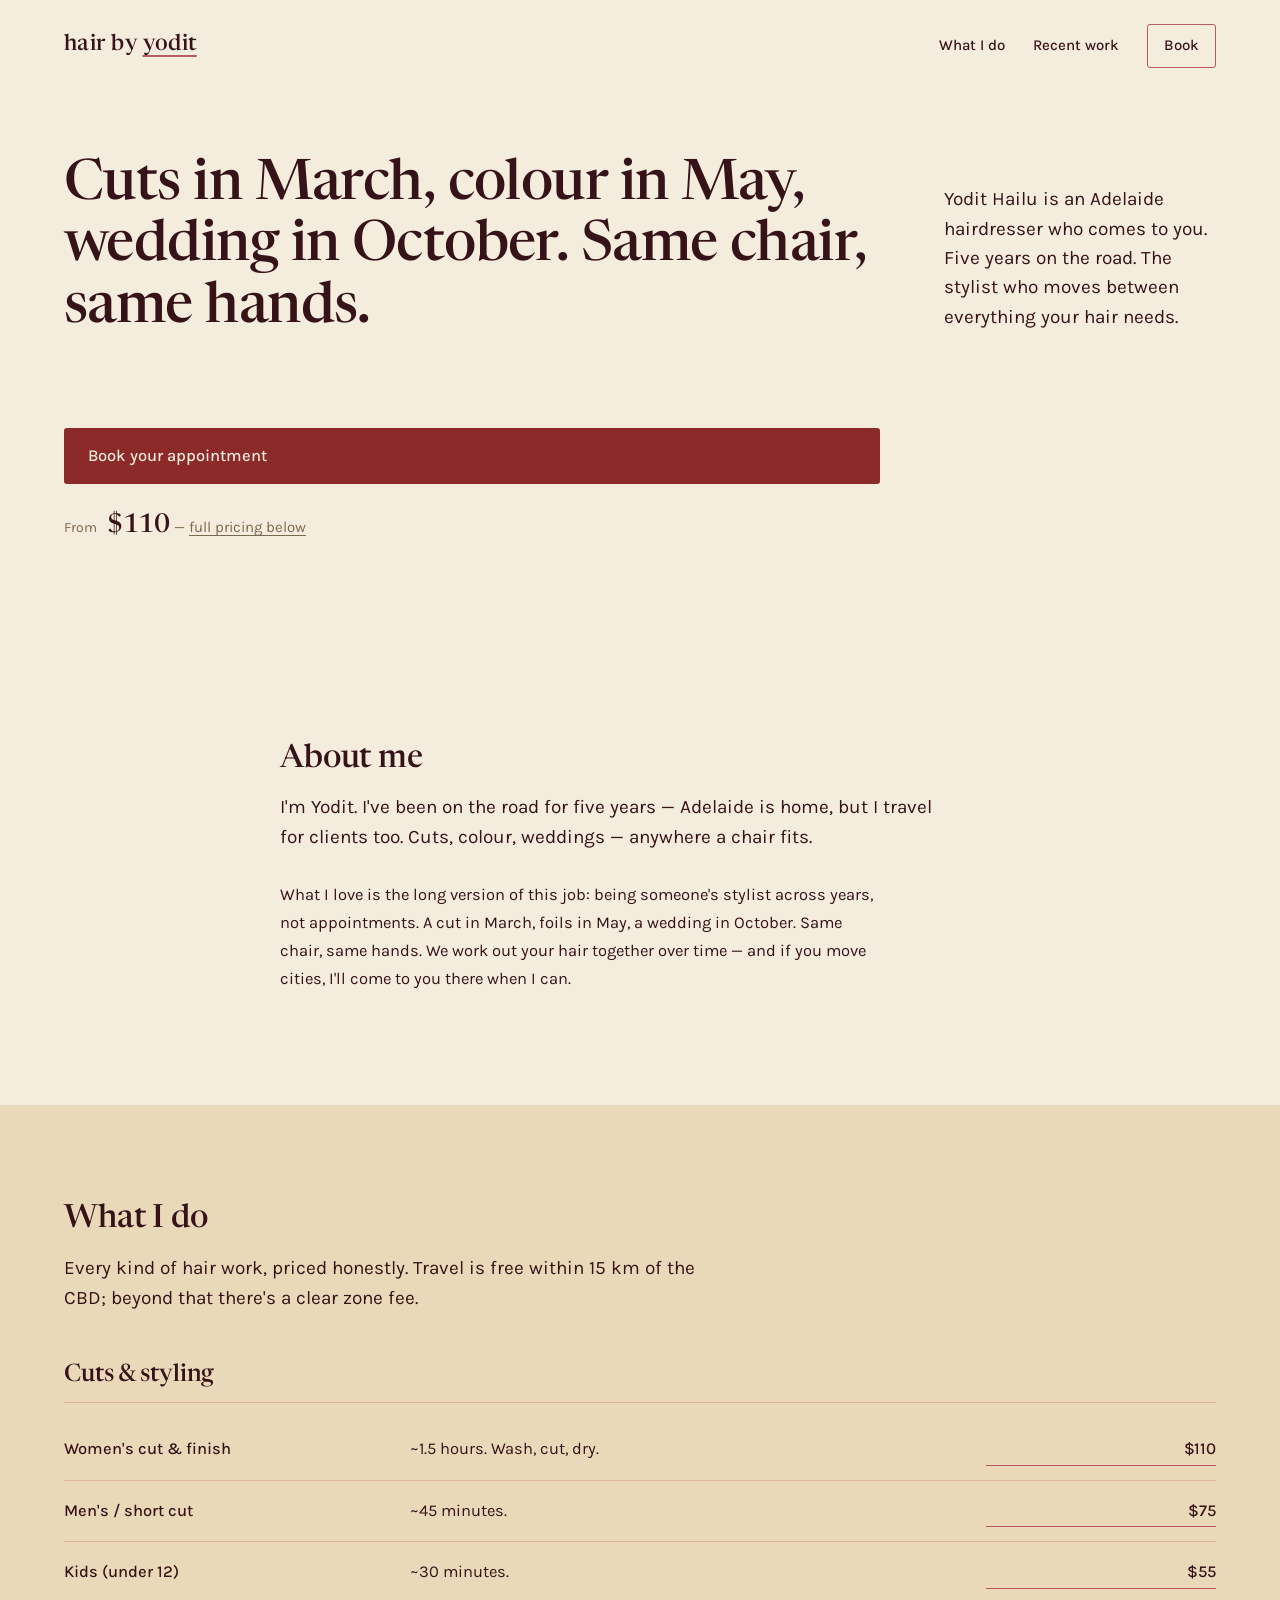
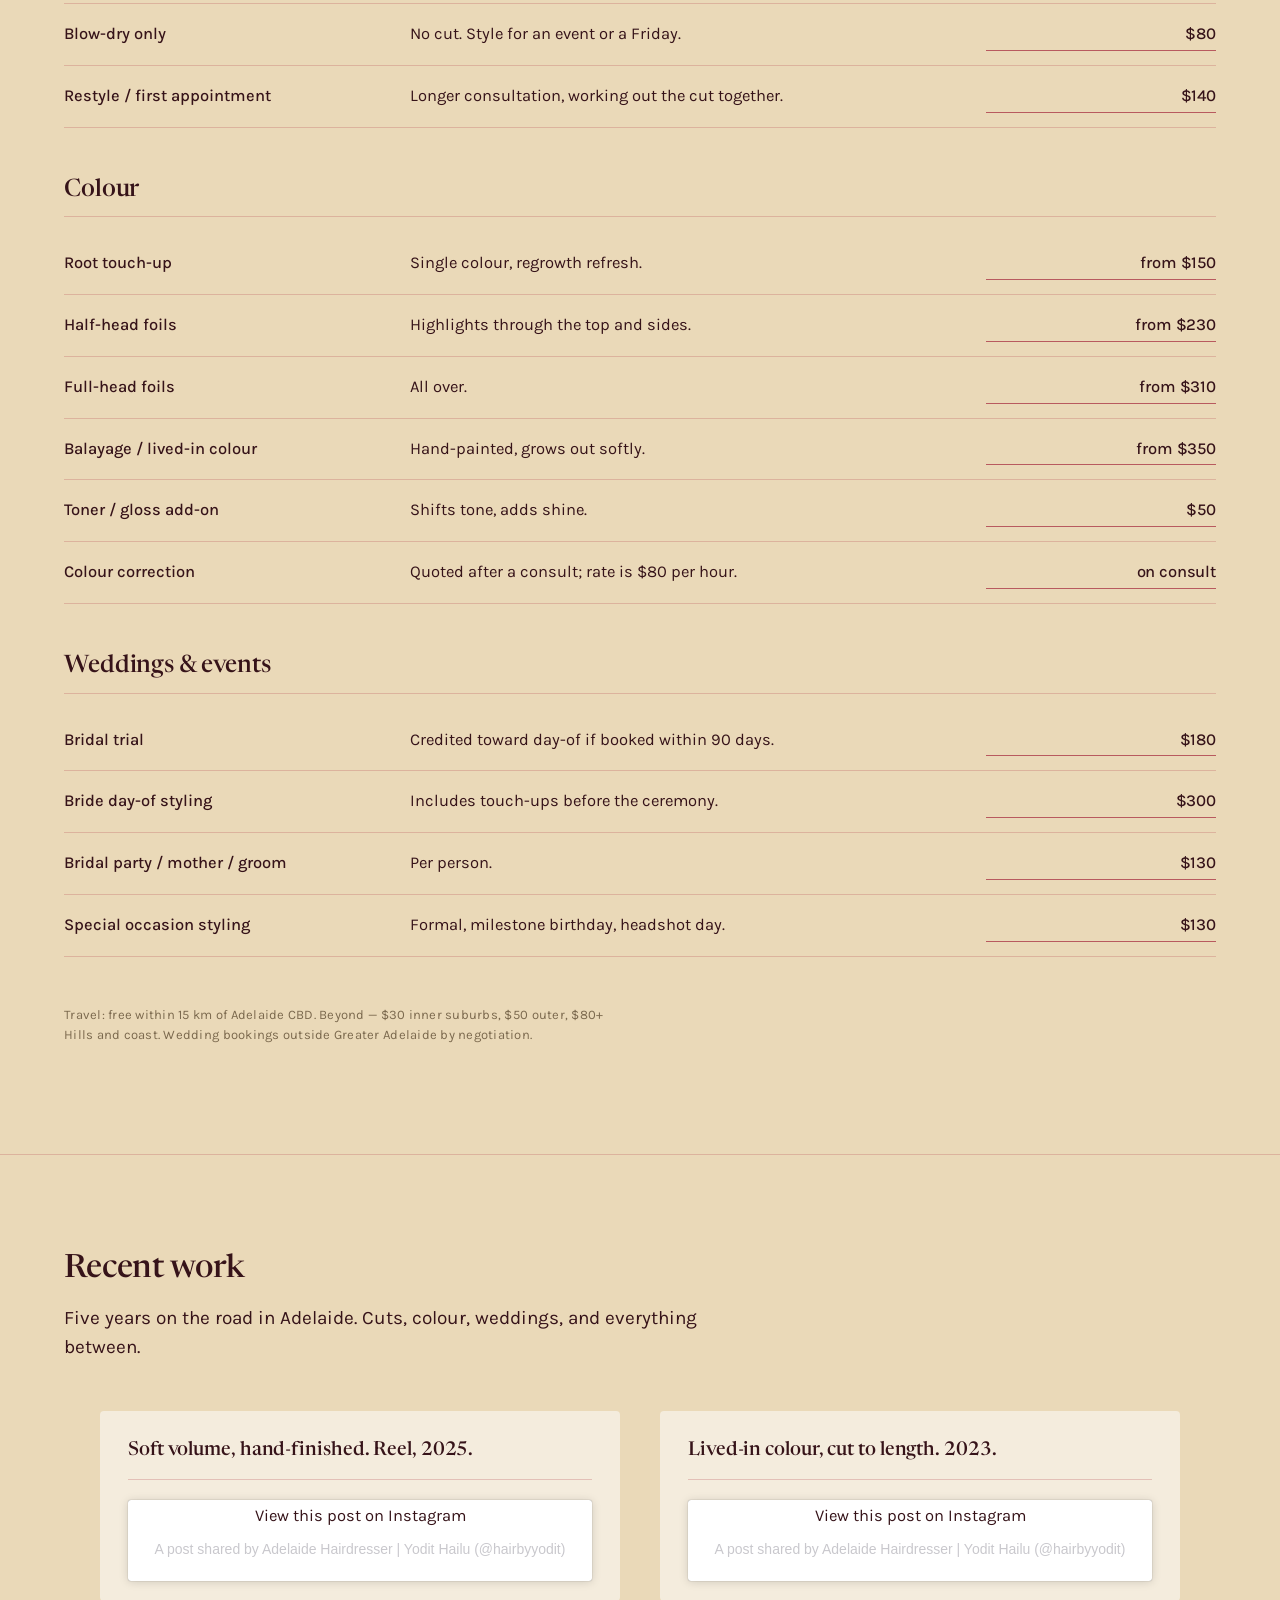
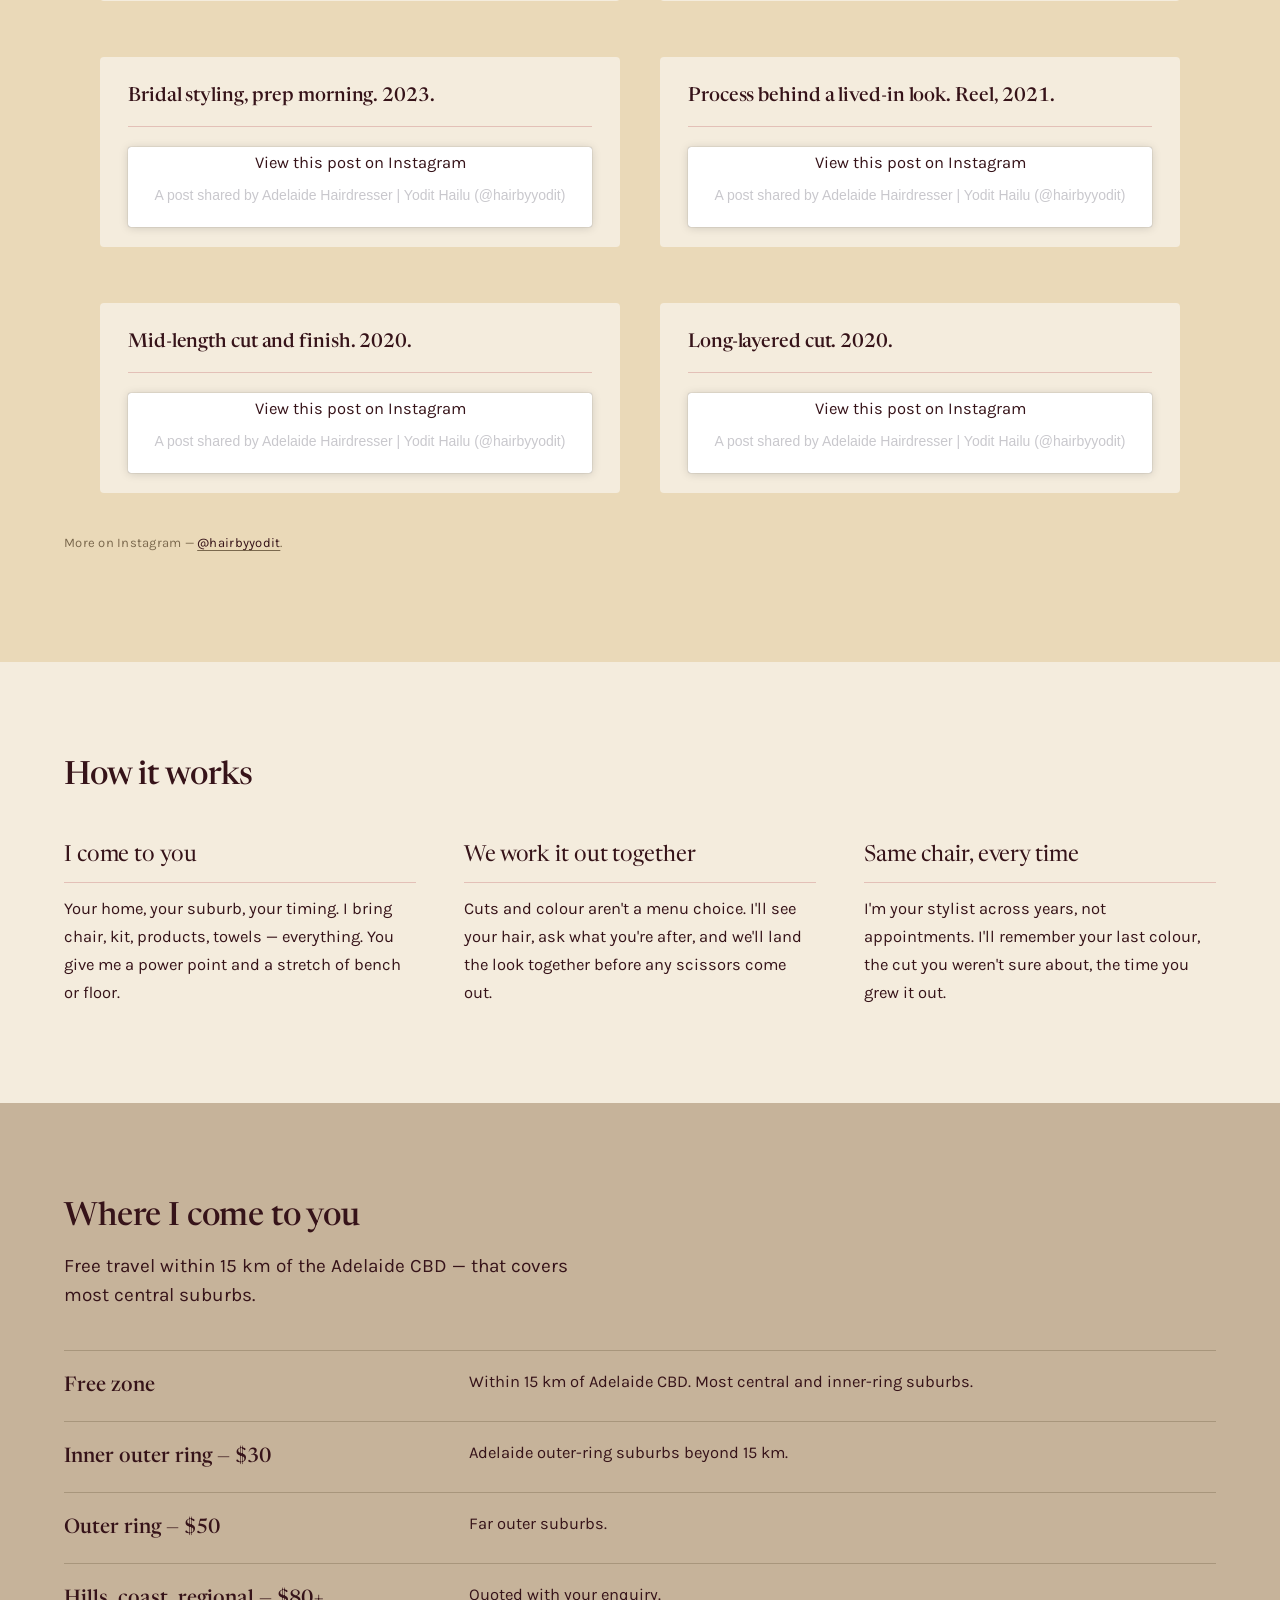
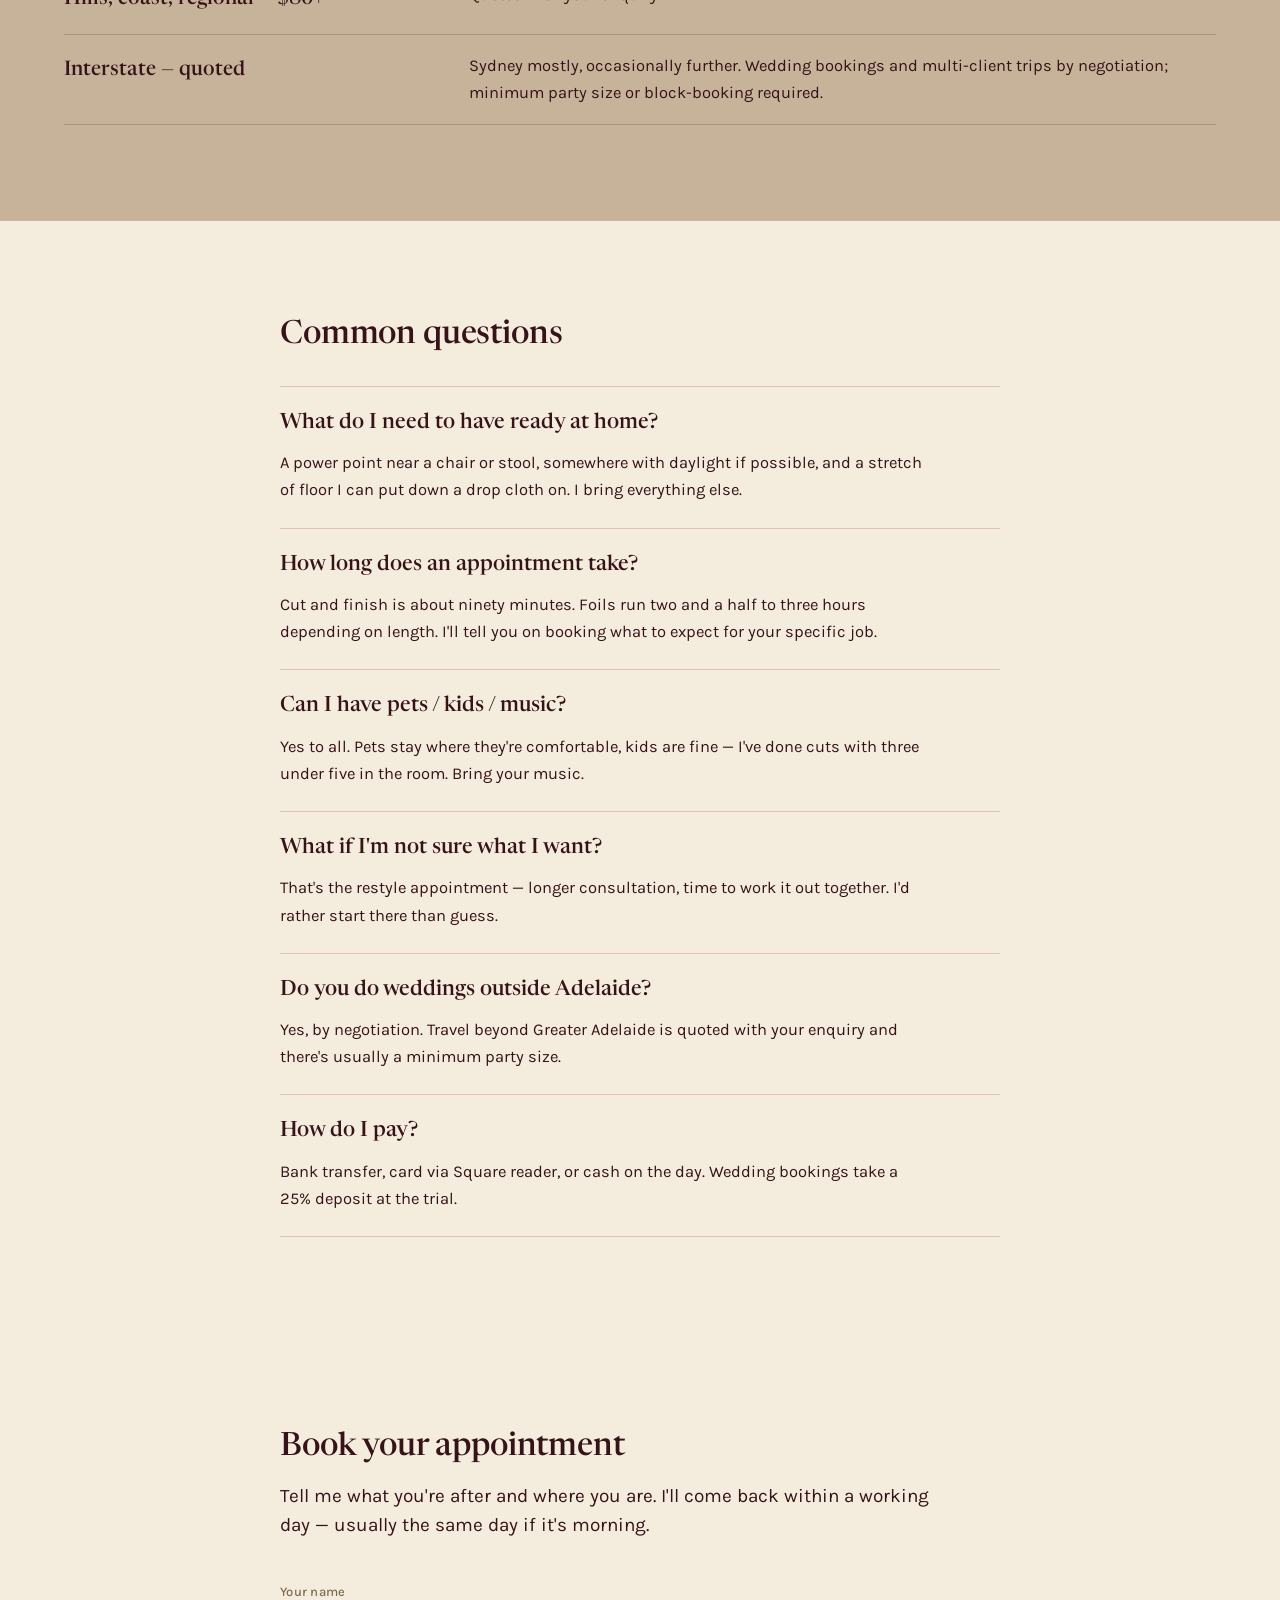
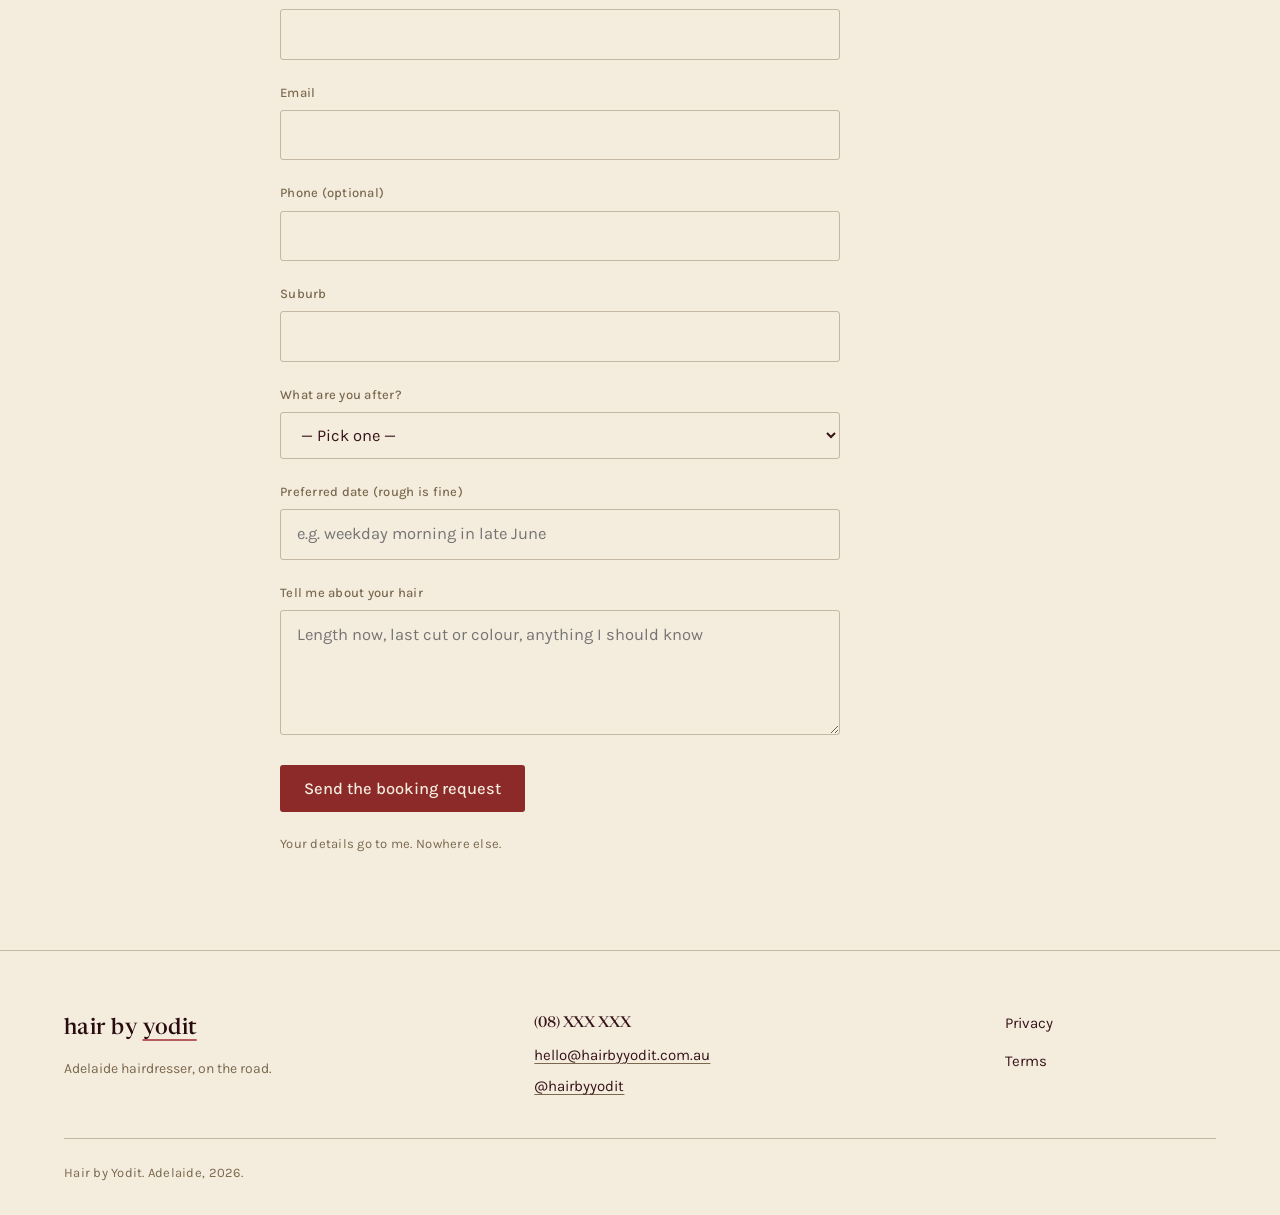
<file: index.html>
<!DOCTYPE html>
<html lang="en">
<head>
  <meta charset="UTF-8">
  <meta name="viewport" content="width=device-width, initial-scale=1.0">
  <title>Hair by Yodit — Mobile hairdresser Adelaide. Cuts, colour, weddings.</title>
  <meta name="description" content="Yodit Hailu is an Adelaide hairdresser who comes to you. Cuts, colour, blow-dries, and weddings — five years on the road. The stylist who moves between everything your hair needs.">
  <meta property="og:title" content="Hair by Yodit — Adelaide mobile hairdresser">
  <meta property="og:description" content="Cuts in March, colour in May, wedding in October. Same chair, same hands. Yodit Hailu comes to you in Adelaide.">
  <meta property="og:type" content="website">
  <meta property="og:url" content="https://hairbyyodit.com.au/">
  <meta property="og:image" content="https://hairbyyodit.com.au/og-image.jpg">
  <link rel="icon" type="image/svg+xml" href="assets/logo-mark.svg">
  <link rel="apple-touch-icon" href="assets/logo-mark.svg">
  <link rel="preconnect" href="https://fonts.googleapis.com">
  <link rel="preconnect" href="https://fonts.gstatic.com" crossorigin>
  <link href="https://fonts.googleapis.com/css2?family=Newsreader:opsz,wght@6..72,400;6..72,500&family=Karla:wght@400;500&display=swap" rel="stylesheet">
  <link rel="stylesheet" href="styles.css">
</head>
<body>
  <a class="skip-link" href="#main">Skip to content</a>

  <header class="site-header">
    <a href="/" class="site-wordmark" aria-label="Hair by Yodit home">hair by <span class="brand-name">yodit</span></a>
    <nav class="site-nav" aria-label="Primary">
      <a href="#services">What I do</a>
      <a href="#work">Recent work</a>
      <a href="#book" class="nav-cta">Book</a>
    </nav>
  </header>

  <main id="main">

    <section class="hero" aria-labelledby="hero-heading">
      <div class="hero-content">
        <h1 id="hero-heading">Cuts in March, colour in May, wedding in October. Same chair, same hands.</h1>
        <p class="lead">Yodit Hailu is an Adelaide hairdresser who comes to you. Five years on the road. The stylist who moves between everything your hair needs.</p>
        <div class="hero-actions">
          <a href="#book" class="cta-primary">Book your appointment</a>
          <p class="hero-anchor"><span class="anchor-label">From</span> <span class="anchor-price">$110</span> — <a href="#services" class="anchor-link">full pricing below</a></p>
        </div>
      </div>
    </section>

    <section class="about" aria-labelledby="about-heading">
      <div class="about-content">
        <h2 id="about-heading">About me</h2>
        <p class="lead">I'm Yodit. I've been on the road for five years — Adelaide is home, but I travel for clients too. Cuts, colour, weddings — anywhere a chair fits.</p>
        <p>What I love is the long version of this job: being someone's stylist across years, not appointments. A cut in March, foils in May, a wedding in October. Same chair, same hands. We work out your hair together over time — and if you move cities, I'll come to you there when I can.</p>
      </div>
    </section>

    <section class="services" id="services" aria-labelledby="services-heading">
      <div class="services-inner">
        <h2 id="services-heading">What I do</h2>
        <p class="lead">Every kind of hair work, priced honestly. Travel is free within 15 km of the CBD; beyond that there's a clear zone fee.</p>

        <div class="services-group">
          <h3>Cuts &amp; styling</h3>
          <table class="services-table" aria-label="Cuts and styling prices">
            <tbody>
              <tr><td class="srv-name">Women's cut &amp; finish</td><td class="srv-desc">~1.5 hours. Wash, cut, dry.</td><td class="srv-price">$110</td></tr>
              <tr><td class="srv-name">Men's / short cut</td><td class="srv-desc">~45 minutes.</td><td class="srv-price">$75</td></tr>
              <tr><td class="srv-name">Kids (under 12)</td><td class="srv-desc">~30 minutes.</td><td class="srv-price">$55</td></tr>
              <tr><td class="srv-name">Blow-dry only</td><td class="srv-desc">No cut. Style for an event or a Friday.</td><td class="srv-price">$80</td></tr>
              <tr><td class="srv-name">Restyle / first appointment</td><td class="srv-desc">Longer consultation, working out the cut together.</td><td class="srv-price">$140</td></tr>
            </tbody>
          </table>
        </div>

        <div class="services-group">
          <h3>Colour</h3>
          <table class="services-table" aria-label="Colour prices">
            <tbody>
              <tr><td class="srv-name">Root touch-up</td><td class="srv-desc">Single colour, regrowth refresh.</td><td class="srv-price">from $150</td></tr>
              <tr><td class="srv-name">Half-head foils</td><td class="srv-desc">Highlights through the top and sides.</td><td class="srv-price">from $230</td></tr>
              <tr><td class="srv-name">Full-head foils</td><td class="srv-desc">All over.</td><td class="srv-price">from $310</td></tr>
              <tr><td class="srv-name">Balayage / lived-in colour</td><td class="srv-desc">Hand-painted, grows out softly.</td><td class="srv-price">from $350</td></tr>
              <tr><td class="srv-name">Toner / gloss add-on</td><td class="srv-desc">Shifts tone, adds shine.</td><td class="srv-price">$50</td></tr>
              <tr><td class="srv-name">Colour correction</td><td class="srv-desc">Quoted after a consult; rate is $80 per hour.</td><td class="srv-price">on consult</td></tr>
            </tbody>
          </table>
        </div>

        <div class="services-group">
          <h3>Weddings &amp; events</h3>
          <table class="services-table" aria-label="Wedding and event styling prices">
            <tbody>
              <tr><td class="srv-name">Bridal trial</td><td class="srv-desc">Credited toward day-of if booked within 90 days.</td><td class="srv-price">$180</td></tr>
              <tr><td class="srv-name">Bride day-of styling</td><td class="srv-desc">Includes touch-ups before the ceremony.</td><td class="srv-price">$300</td></tr>
              <tr><td class="srv-name">Bridal party / mother / groom</td><td class="srv-desc">Per person.</td><td class="srv-price">$130</td></tr>
              <tr><td class="srv-name">Special occasion styling</td><td class="srv-desc">Formal, milestone birthday, headshot day.</td><td class="srv-price">$130</td></tr>
            </tbody>
          </table>
        </div>

        <p class="services-note">Travel: free within 15 km of Adelaide CBD. Beyond — $30 inner suburbs, $50 outer, $80+ Hills and coast. Wedding bookings outside Greater Adelaide by negotiation.</p>
      </div>
    </section>

    <section class="work" id="work" aria-labelledby="work-heading">
      <div class="work-inner">
        <h2 id="work-heading">Recent work</h2>
        <p class="lead">Five years on the road in Adelaide. Cuts, colour, weddings, and everything between.</p>

        <div class="embed-grid">
          <figure class="embed embed-instagram">
            <figcaption>Soft volume, hand-finished. Reel, 2025.</figcaption>
            <blockquote class="instagram-media" data-instgrm-captioned data-instgrm-permalink="https://www.instagram.com/reel/DPJH5HUkch4/?utm_source=ig_embed&amp;utm_campaign=loading" data-instgrm-version="14" style=" background:#FFF; border:0; border-radius:3px; box-shadow:0 0 1px 0 rgba(0,0,0,0.5),0 1px 10px 0 rgba(0,0,0,0.15); margin: 1px; max-width:540px; min-width:326px; padding:0; width:99.375%; width:-webkit-calc(100% - 2px); width:calc(100% - 2px);"><div style="padding:16px;"><a href="https://www.instagram.com/reel/DPJH5HUkch4/?utm_source=ig_embed&amp;utm_campaign=loading" style=" background:#FFFFFF; line-height:0; padding:0 0; text-align:center; text-decoration:none; width:100%;" target="_blank"><p>View this post on Instagram</p></a><p style=" color:#c9c8cd; font-family:Arial,sans-serif; font-size:14px; line-height:17px; margin-bottom:0; margin-top:8px; overflow:hidden; padding:8px 0 7px; text-align:center; text-overflow:ellipsis; white-space:nowrap;"><a href="https://www.instagram.com/reel/DPJH5HUkch4/?utm_source=ig_embed&amp;utm_campaign=loading" style=" color:#c9c8cd; font-family:Arial,sans-serif; font-size:14px; font-style:normal; font-weight:normal; line-height:17px; text-decoration:none;" target="_blank">A post shared by Adelaide Hairdresser | Yodit Hailu (@hairbyyodit)</a></p></div></blockquote>
          </figure>

          <figure class="embed embed-instagram">
            <figcaption>Lived-in colour, cut to length. 2023.</figcaption>
            <blockquote class="instagram-media" data-instgrm-captioned data-instgrm-permalink="https://www.instagram.com/p/CrLC0Ikyrs7/?utm_source=ig_embed&amp;utm_campaign=loading" data-instgrm-version="14" style=" background:#FFF; border:0; border-radius:3px; box-shadow:0 0 1px 0 rgba(0,0,0,0.5),0 1px 10px 0 rgba(0,0,0,0.15); margin: 1px; max-width:540px; min-width:326px; padding:0; width:99.375%; width:-webkit-calc(100% - 2px); width:calc(100% - 2px);"><div style="padding:16px;"><a href="https://www.instagram.com/p/CrLC0Ikyrs7/?utm_source=ig_embed&amp;utm_campaign=loading" style=" background:#FFFFFF; line-height:0; padding:0 0; text-align:center; text-decoration:none; width:100%;" target="_blank"><p>View this post on Instagram</p></a><p style=" color:#c9c8cd; font-family:Arial,sans-serif; font-size:14px; line-height:17px; margin-bottom:0; margin-top:8px; overflow:hidden; padding:8px 0 7px; text-align:center; text-overflow:ellipsis; white-space:nowrap;"><a href="https://www.instagram.com/p/CrLC0Ikyrs7/?utm_source=ig_embed&amp;utm_campaign=loading" style=" color:#c9c8cd; font-family:Arial,sans-serif; font-size:14px; font-style:normal; font-weight:normal; line-height:17px; text-decoration:none;" target="_blank">A post shared by Adelaide Hairdresser | Yodit Hailu (@hairbyyodit)</a></p></div></blockquote>
          </figure>

          <figure class="embed embed-instagram">
            <figcaption>Bridal styling, prep morning. 2023.</figcaption>
            <blockquote class="instagram-media" data-instgrm-captioned data-instgrm-permalink="https://www.instagram.com/p/CrF1hObyKpQ/?utm_source=ig_embed&amp;utm_campaign=loading" data-instgrm-version="14" style=" background:#FFF; border:0; border-radius:3px; box-shadow:0 0 1px 0 rgba(0,0,0,0.5),0 1px 10px 0 rgba(0,0,0,0.15); margin: 1px; max-width:540px; min-width:326px; padding:0; width:99.375%; width:-webkit-calc(100% - 2px); width:calc(100% - 2px);"><div style="padding:16px;"><a href="https://www.instagram.com/p/CrF1hObyKpQ/?utm_source=ig_embed&amp;utm_campaign=loading" style=" background:#FFFFFF; line-height:0; padding:0 0; text-align:center; text-decoration:none; width:100%;" target="_blank"><p>View this post on Instagram</p></a><p style=" color:#c9c8cd; font-family:Arial,sans-serif; font-size:14px; line-height:17px; margin-bottom:0; margin-top:8px; overflow:hidden; padding:8px 0 7px; text-align:center; text-overflow:ellipsis; white-space:nowrap;"><a href="https://www.instagram.com/p/CrF1hObyKpQ/?utm_source=ig_embed&amp;utm_campaign=loading" style=" color:#c9c8cd; font-family:Arial,sans-serif; font-size:14px; font-style:normal; font-weight:normal; line-height:17px; text-decoration:none;" target="_blank">A post shared by Adelaide Hairdresser | Yodit Hailu (@hairbyyodit)</a></p></div></blockquote>
          </figure>

          <figure class="embed embed-instagram">
            <figcaption>Process behind a lived-in look. Reel, 2021.</figcaption>
            <blockquote class="instagram-media" data-instgrm-captioned data-instgrm-permalink="https://www.instagram.com/reel/CV9kHSQpARr/?utm_source=ig_embed&amp;utm_campaign=loading" data-instgrm-version="14" style=" background:#FFF; border:0; border-radius:3px; box-shadow:0 0 1px 0 rgba(0,0,0,0.5),0 1px 10px 0 rgba(0,0,0,0.15); margin: 1px; max-width:540px; min-width:326px; padding:0; width:99.375%; width:-webkit-calc(100% - 2px); width:calc(100% - 2px);"><div style="padding:16px;"><a href="https://www.instagram.com/reel/CV9kHSQpARr/?utm_source=ig_embed&amp;utm_campaign=loading" style=" background:#FFFFFF; line-height:0; padding:0 0; text-align:center; text-decoration:none; width:100%;" target="_blank"><p>View this post on Instagram</p></a><p style=" color:#c9c8cd; font-family:Arial,sans-serif; font-size:14px; line-height:17px; margin-bottom:0; margin-top:8px; overflow:hidden; padding:8px 0 7px; text-align:center; text-overflow:ellipsis; white-space:nowrap;"><a href="https://www.instagram.com/reel/CV9kHSQpARr/?utm_source=ig_embed&amp;utm_campaign=loading" style=" color:#c9c8cd; font-family:Arial,sans-serif; font-size:14px; font-style:normal; font-weight:normal; line-height:17px; text-decoration:none;" target="_blank">A post shared by Adelaide Hairdresser | Yodit Hailu (@hairbyyodit)</a></p></div></blockquote>
          </figure>

          <figure class="embed embed-instagram">
            <figcaption>Mid-length cut and finish. 2020.</figcaption>
            <blockquote class="instagram-media" data-instgrm-captioned data-instgrm-permalink="https://www.instagram.com/p/CHPT5LOA2uk/?utm_source=ig_embed&amp;utm_campaign=loading" data-instgrm-version="14" style=" background:#FFF; border:0; border-radius:3px; box-shadow:0 0 1px 0 rgba(0,0,0,0.5),0 1px 10px 0 rgba(0,0,0,0.15); margin: 1px; max-width:540px; min-width:326px; padding:0; width:99.375%; width:-webkit-calc(100% - 2px); width:calc(100% - 2px);"><div style="padding:16px;"><a href="https://www.instagram.com/p/CHPT5LOA2uk/?utm_source=ig_embed&amp;utm_campaign=loading" style=" background:#FFFFFF; line-height:0; padding:0 0; text-align:center; text-decoration:none; width:100%;" target="_blank"><p>View this post on Instagram</p></a><p style=" color:#c9c8cd; font-family:Arial,sans-serif; font-size:14px; line-height:17px; margin-bottom:0; margin-top:8px; overflow:hidden; padding:8px 0 7px; text-align:center; text-overflow:ellipsis; white-space:nowrap;"><a href="https://www.instagram.com/p/CHPT5LOA2uk/?utm_source=ig_embed&amp;utm_campaign=loading" style=" color:#c9c8cd; font-family:Arial,sans-serif; font-size:14px; font-style:normal; font-weight:normal; line-height:17px; text-decoration:none;" target="_blank">A post shared by Adelaide Hairdresser | Yodit Hailu (@hairbyyodit)</a></p></div></blockquote>
          </figure>

          <figure class="embed embed-instagram">
            <figcaption>Long-layered cut. 2020.</figcaption>
            <blockquote class="instagram-media" data-instgrm-captioned data-instgrm-permalink="https://www.instagram.com/p/CIPQKaSsAOJ/?utm_source=ig_embed&amp;utm_campaign=loading" data-instgrm-version="14" style=" background:#FFF; border:0; border-radius:3px; box-shadow:0 0 1px 0 rgba(0,0,0,0.5),0 1px 10px 0 rgba(0,0,0,0.15); margin: 1px; max-width:540px; min-width:326px; padding:0; width:99.375%; width:-webkit-calc(100% - 2px); width:calc(100% - 2px);"><div style="padding:16px;"><a href="https://www.instagram.com/p/CIPQKaSsAOJ/?utm_source=ig_embed&amp;utm_campaign=loading" style=" background:#FFFFFF; line-height:0; padding:0 0; text-align:center; text-decoration:none; width:100%;" target="_blank"><p>View this post on Instagram</p></a><p style=" color:#c9c8cd; font-family:Arial,sans-serif; font-size:14px; line-height:17px; margin-bottom:0; margin-top:8px; overflow:hidden; padding:8px 0 7px; text-align:center; text-overflow:ellipsis; white-space:nowrap;"><a href="https://www.instagram.com/p/CIPQKaSsAOJ/?utm_source=ig_embed&amp;utm_campaign=loading" style=" color:#c9c8cd; font-family:Arial,sans-serif; font-size:14px; font-style:normal; font-weight:normal; line-height:17px; text-decoration:none;" target="_blank">A post shared by Adelaide Hairdresser | Yodit Hailu (@hairbyyodit)</a></p></div></blockquote>
          </figure>
        </div>

        <p class="work-note">More on Instagram — <a href="https://www.instagram.com/hairbyyodit/" target="_blank" rel="noopener">@hairbyyodit</a>.</p>
      </div>
    </section>

    <section class="how" aria-labelledby="how-heading">
      <div class="how-inner">
        <h2 id="how-heading">How it works</h2>

        <div class="how-grid">
          <div class="how-block">
            <h3>I come to you</h3>
            <p>Your home, your suburb, your timing. I bring chair, kit, products, towels — everything. You give me a power point and a stretch of bench or floor.</p>
          </div>
          <div class="how-block">
            <h3>We work it out together</h3>
            <p>Cuts and colour aren't a menu choice. I'll see your hair, ask what you're after, and we'll land the look together before any scissors come out.</p>
          </div>
          <div class="how-block">
            <h3>Same chair, every time</h3>
            <p>I'm your stylist across years, not appointments. I'll remember your last colour, the cut you weren't sure about, the time you grew it out.</p>
          </div>
        </div>
      </div>
    </section>

    <section class="where" aria-labelledby="where-heading">
      <div class="where-inner">
        <h2 id="where-heading">Where I come to you</h2>
        <p class="lead">Free travel within 15 km of the Adelaide CBD — that covers most central suburbs.</p>
        <dl class="zone-list">
          <div class="zone-row">
            <dt>Free zone</dt>
            <dd>Within 15 km of Adelaide CBD. Most central and inner-ring suburbs.</dd>
          </div>
          <div class="zone-row">
            <dt>Inner outer ring — $30</dt>
            <dd>Adelaide outer-ring suburbs beyond 15 km.</dd>
          </div>
          <div class="zone-row">
            <dt>Outer ring — $50</dt>
            <dd>Far outer suburbs.</dd>
          </div>
          <div class="zone-row">
            <dt>Hills, coast, regional — $80+</dt>
            <dd>Quoted with your enquiry.</dd>
          </div>
          <div class="zone-row">
            <dt>Interstate — quoted</dt>
            <dd>Sydney mostly, occasionally further. Wedding bookings and multi-client trips by negotiation; minimum party size or block-booking required.</dd>
          </div>
        </dl>
      </div>
    </section>

    <section class="faqs" aria-labelledby="faqs-heading">
      <div class="faqs-inner">
        <h2 id="faqs-heading">Common questions</h2>
        <dl class="faq-list">
          <div class="faq-item">
            <dt>What do I need to have ready at home?</dt>
            <dd>A power point near a chair or stool, somewhere with daylight if possible, and a stretch of floor I can put down a drop cloth on. I bring everything else.</dd>
          </div>
          <div class="faq-item">
            <dt>How long does an appointment take?</dt>
            <dd>Cut and finish is about ninety minutes. Foils run two and a half to three hours depending on length. I'll tell you on booking what to expect for your specific job.</dd>
          </div>
          <div class="faq-item">
            <dt>Can I have pets / kids / music?</dt>
            <dd>Yes to all. Pets stay where they're comfortable, kids are fine — I've done cuts with three under five in the room. Bring your music.</dd>
          </div>
          <div class="faq-item">
            <dt>What if I'm not sure what I want?</dt>
            <dd>That's the restyle appointment — longer consultation, time to work it out together. I'd rather start there than guess.</dd>
          </div>
          <div class="faq-item">
            <dt>Do you do weddings outside Adelaide?</dt>
            <dd>Yes, by negotiation. Travel beyond Greater Adelaide is quoted with your enquiry and there's usually a minimum party size.</dd>
          </div>
          <div class="faq-item">
            <dt>How do I pay?</dt>
            <dd>Bank transfer, card via Square reader, or cash on the day. Wedding bookings take a 25% deposit at the trial.</dd>
          </div>
        </dl>
      </div>
    </section>

    <section class="book" id="book" aria-labelledby="book-heading">
      <div class="book-inner">
        <h2 id="book-heading">Book your appointment</h2>
        <p class="lead">Tell me what you're after and where you are. I'll come back within a working day — usually the same day if it's morning.</p>

        <form class="book-form" action="#" method="post" novalidate>
          <div class="field">
            <label for="f-name">Your name</label>
            <input id="f-name" name="name" type="text" autocomplete="name" required>
          </div>
          <div class="field">
            <label for="f-email">Email</label>
            <input id="f-email" name="email" type="email" autocomplete="email" required>
          </div>
          <div class="field">
            <label for="f-phone">Phone (optional)</label>
            <input id="f-phone" name="phone" type="tel" autocomplete="tel">
          </div>
          <div class="field">
            <label for="f-suburb">Suburb</label>
            <input id="f-suburb" name="suburb" type="text" autocomplete="address-level2" required>
          </div>
          <div class="field">
            <label for="f-service">What are you after?</label>
            <select id="f-service" name="service" required>
              <option value="">— Pick one —</option>
              <option value="cut">Cut &amp; finish</option>
              <option value="colour">Colour</option>
              <option value="blow-dry">Blow-dry only</option>
              <option value="restyle">Restyle / first appointment</option>
              <option value="wedding">Wedding / event</option>
              <option value="other">Something else</option>
            </select>
          </div>
          <div class="field">
            <label for="f-date">Preferred date (rough is fine)</label>
            <input id="f-date" name="date" type="text" placeholder="e.g. weekday morning in late June">
          </div>
          <div class="field field-full">
            <label for="f-notes">Tell me about your hair</label>
            <textarea id="f-notes" name="notes" rows="4" placeholder="Length now, last cut or colour, anything I should know"></textarea>
          </div>
          <button type="submit" class="cta-primary">Send the booking request</button>
          <p class="form-note">Your details go to me. Nowhere else.</p>
        </form>
      </div>
    </section>

  </main>

  <footer class="site-footer">
    <div class="footer-grid">
      <div class="footer-mark">
        <span class="footer-wordmark">hair by <span class="brand-name">yodit</span></span>
        <p class="footer-line-1">Adelaide hairdresser, on the road.</p>
      </div>
      <div class="footer-contact">
        <p class="footer-phone">(08) XXX XXX</p>
        <p><a href="mailto:hello@hairbyyodit.com.au">hello@hairbyyodit.com.au</a></p>
        <p><a href="https://www.instagram.com/hairbyyodit/" target="_blank" rel="noopener">@hairbyyodit</a></p>
      </div>
      <nav class="footer-links" aria-label="Footer">
        <a href="/privacy">Privacy</a>
        <a href="/terms">Terms</a>
      </nav>
    </div>
    <p class="footer-fine">Hair by Yodit. Adelaide, 2026.</p>
  </footer>

  <script async src="//www.instagram.com/embed.js"></script>
  <script src="main.js"></script>
</body>
</html>
</file>
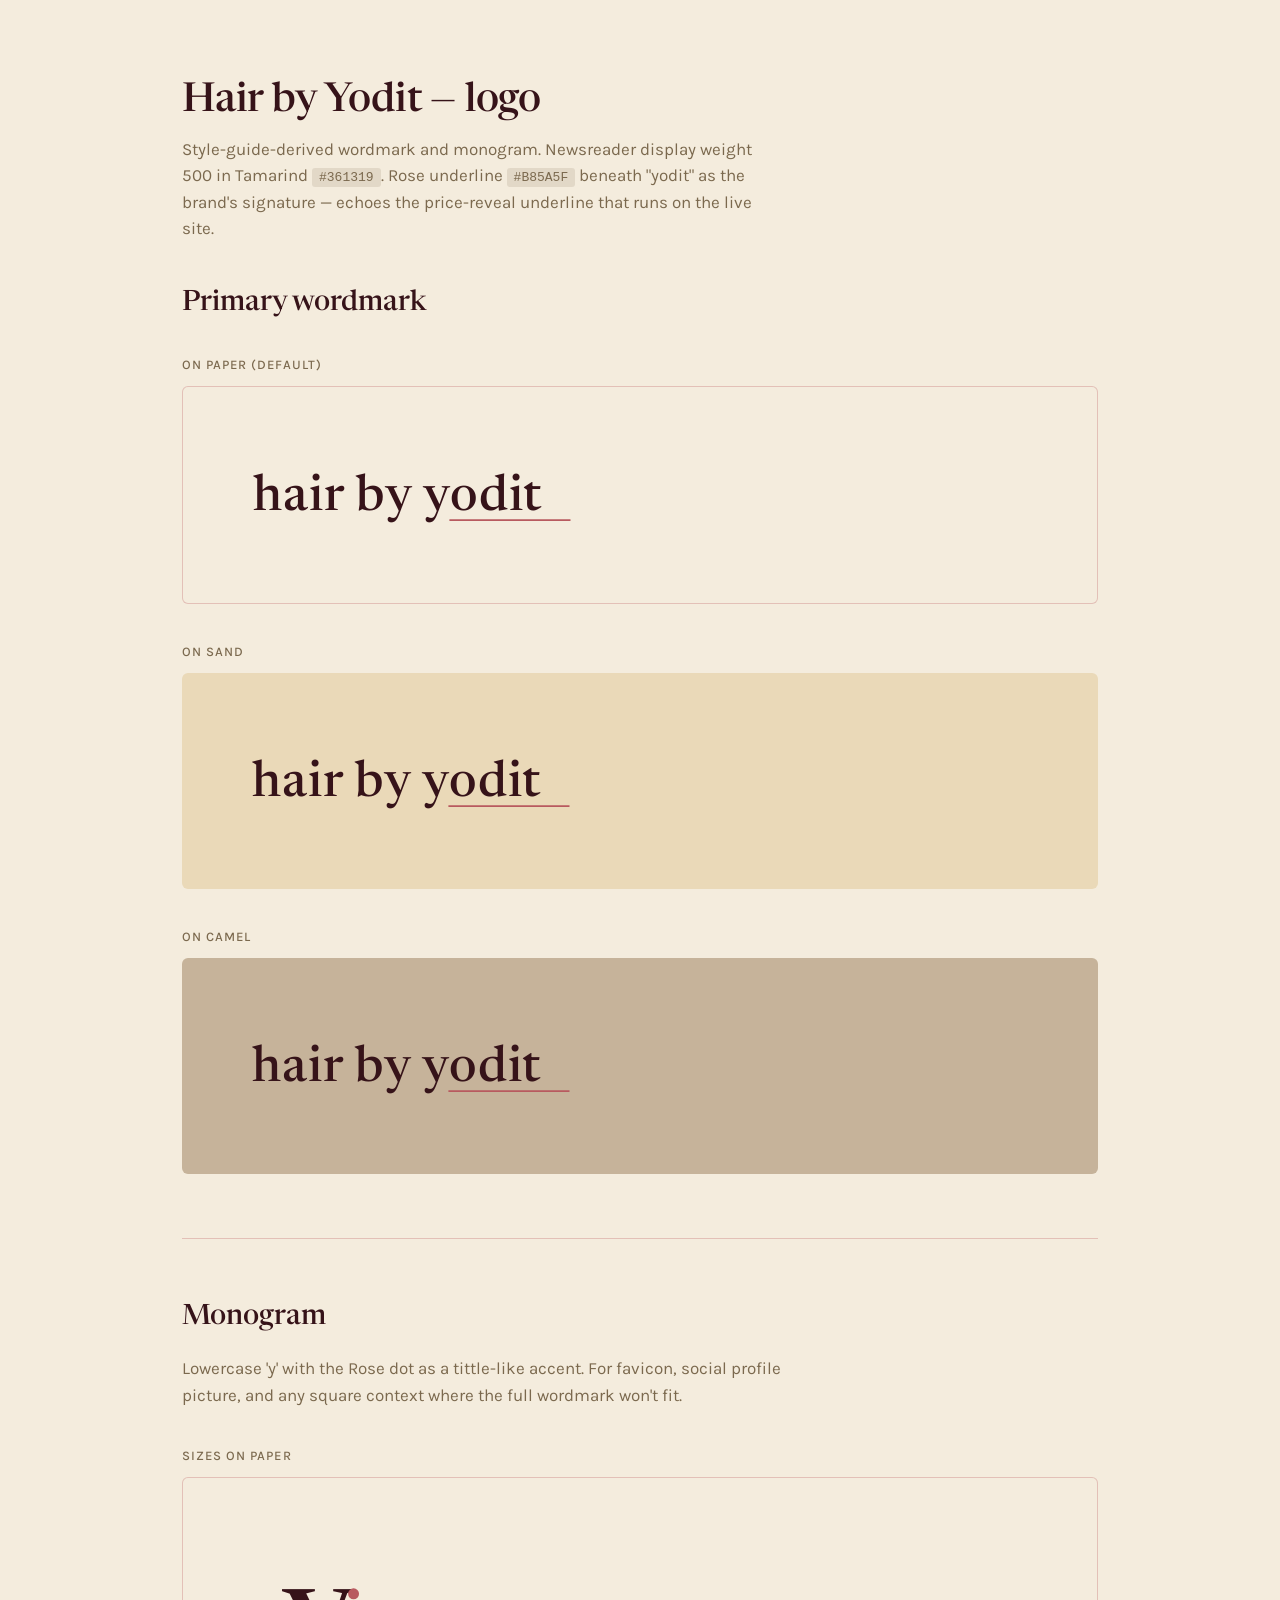
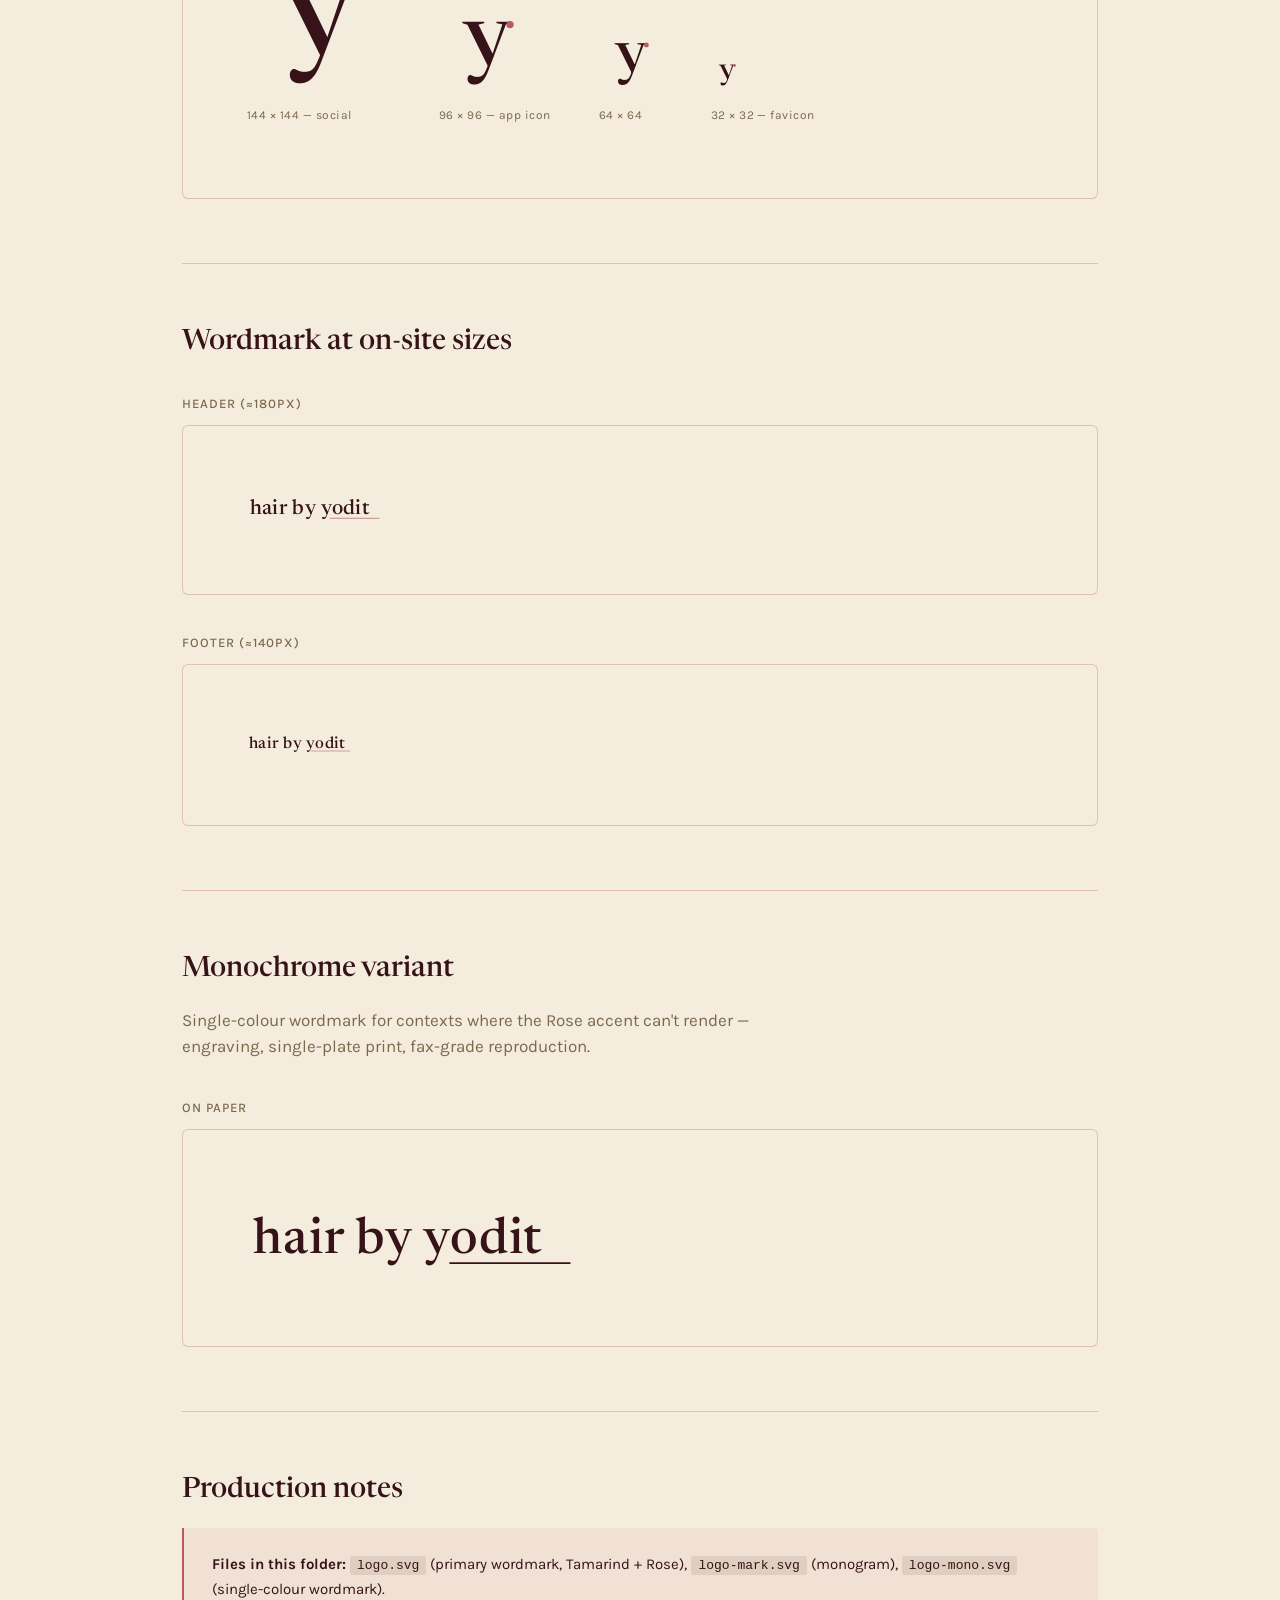
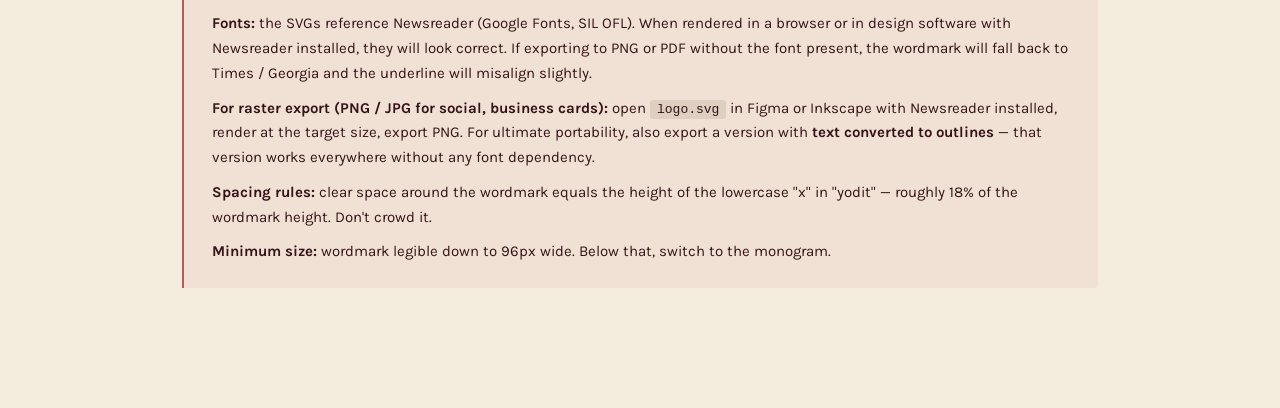
<file: assets/logo-preview.html>
<!DOCTYPE html>
<html lang="en">
<head>
  <meta charset="UTF-8">
  <meta name="viewport" content="width=device-width, initial-scale=1.0">
  <title>Hair by Yodit — logo preview</title>
  <link rel="preconnect" href="https://fonts.googleapis.com">
  <link rel="preconnect" href="https://fonts.gstatic.com" crossorigin>
  <link href="https://fonts.googleapis.com/css2?family=Newsreader:opsz,wght@6..72,400;6..72,500&family=Karla:wght@400;500&display=swap" rel="stylesheet">
  <style>
    :root {
      --paper: #F4ECDD;
      --sand: #EAD9B8;
      --camel: #C6B39A;
      --rose: #B85A5F;
      --tamarind: #361319;
      --boho: #7B694E;
      --italian-roast: #280B0F;
      --hairline-rose: rgba(184, 90, 95, 0.3);
    }
    * { box-sizing: border-box; }
    body { margin: 0; font-family: 'Karla', sans-serif; color: var(--tamarind); background: var(--paper); -webkit-font-smoothing: antialiased; }
    .wrap { max-width: 980px; margin: 0 auto; padding: 80px 32px 120px; }
    h1 { font-family: 'Newsreader', serif; font-variation-settings: 'opsz' 72; font-weight: 500; font-size: 40px; margin: 0 0 12px; letter-spacing: -0.005em; line-height: 1.1; }
    .subtitle { color: var(--boho); font-size: 17px; line-height: 1.55; margin: 0 0 48px; max-width: 60ch; }
    .swatch { margin: 40px 0; }
    .swatch-label { font-size: 13px; color: var(--boho); letter-spacing: 0.08em; text-transform: uppercase; margin: 0 0 14px; font-weight: 500; }
    .card { padding: 64px; border-radius: 6px; }
    .card.paper { background: var(--paper); border: 1px solid var(--hairline-rose); }
    .card.sand { background: var(--sand); }
    .card.camel { background: var(--camel); }
    .card.dark { background: var(--italian-roast); }
    .card.dark .size-label { color: rgba(244, 236, 221, 0.6); }
    .logo-img { display: block; max-width: 100%; height: auto; }
    .size-row { display: flex; align-items: flex-end; gap: 48px; flex-wrap: wrap; }
    .size-row > div { display: flex; flex-direction: column; align-items: flex-start; gap: 10px; }
    .size-label { font-size: 12px; color: var(--boho); letter-spacing: 0.04em; }
    .note { background: rgba(184, 90, 95, 0.07); padding: 24px 28px; border-left: 2px solid var(--rose); margin: 24px 0 0; border-radius: 0 4px 4px 0; }
    .note p { margin: 0 0 10px; font-size: 15px; line-height: 1.65; }
    .note p:last-child { margin: 0; }
    code { font-family: ui-monospace, 'SF Mono', Menlo, monospace; font-size: 13px; background: rgba(123, 105, 78, 0.15); padding: 2px 7px; border-radius: 3px; }
    .section-divider { height: 1px; background: var(--hairline-rose); margin: 64px 0; border: 0; }
    section h2 { font-family: 'Newsreader', serif; font-variation-settings: 'opsz' 72; font-weight: 500; font-size: 28px; margin: 0 0 24px; }
  </style>
</head>
<body>
  <div class="wrap">
    <h1>Hair by Yodit — logo</h1>
    <p class="subtitle">Style-guide-derived wordmark and monogram. Newsreader display weight 500 in Tamarind <code>#361319</code>. Rose underline <code>#B85A5F</code> beneath "yodit" as the brand's signature — echoes the price-reveal underline that runs on the live site.</p>

    <section>
      <h2>Primary wordmark</h2>

      <div class="swatch">
        <p class="swatch-label">On Paper (default)</p>
        <div class="card paper">
          <object data="logo.svg" type="image/svg+xml" aria-label="Hair by Yodit" class="logo-img" style="width: 440px;"></object>
        </div>
      </div>

      <div class="swatch">
        <p class="swatch-label">On Sand</p>
        <div class="card sand">
          <object data="logo.svg" type="image/svg+xml" aria-label="Hair by Yodit" class="logo-img" style="width: 440px;"></object>
        </div>
      </div>

      <div class="swatch">
        <p class="swatch-label">On Camel</p>
        <div class="card camel">
          <object data="logo.svg" type="image/svg+xml" aria-label="Hair by Yodit" class="logo-img" style="width: 440px;"></object>
        </div>
      </div>
    </section>

    <hr class="section-divider">

    <section>
      <h2>Monogram</h2>
      <p class="subtitle" style="margin-bottom: 32px;">Lowercase 'y' with the Rose dot as a tittle-like accent. For favicon, social profile picture, and any square context where the full wordmark won't fit.</p>

      <div class="swatch">
        <p class="swatch-label">Sizes on Paper</p>
        <div class="card paper">
          <div class="size-row">
            <div><object data="logo-mark.svg" type="image/svg+xml" aria-label="Hair by Yodit monogram" style="width: 144px; height: 144px;"></object><p class="size-label">144 × 144 — social</p></div>
            <div><object data="logo-mark.svg" type="image/svg+xml" aria-label="Hair by Yodit monogram" style="width: 96px; height: 96px;"></object><p class="size-label">96 × 96 — app icon</p></div>
            <div><object data="logo-mark.svg" type="image/svg+xml" aria-label="Hair by Yodit monogram" style="width: 64px; height: 64px;"></object><p class="size-label">64 × 64</p></div>
            <div><object data="logo-mark.svg" type="image/svg+xml" aria-label="Hair by Yodit monogram" style="width: 32px; height: 32px;"></object><p class="size-label">32 × 32 — favicon</p></div>
          </div>
        </div>
      </div>
    </section>

    <hr class="section-divider">

    <section>
      <h2>Wordmark at on-site sizes</h2>

      <div class="swatch">
        <p class="swatch-label">Header (≈180px)</p>
        <div class="card paper">
          <object data="logo.svg" type="image/svg+xml" aria-label="Hair by Yodit" style="width: 180px;"></object>
        </div>
      </div>

      <div class="swatch">
        <p class="swatch-label">Footer (≈140px)</p>
        <div class="card paper">
          <object data="logo.svg" type="image/svg+xml" aria-label="Hair by Yodit" style="width: 140px;"></object>
        </div>
      </div>
    </section>

    <hr class="section-divider">

    <section>
      <h2>Monochrome variant</h2>
      <p class="subtitle" style="margin-bottom: 32px;">Single-colour wordmark for contexts where the Rose accent can't render — engraving, single-plate print, fax-grade reproduction.</p>

      <div class="swatch">
        <p class="swatch-label">On Paper</p>
        <div class="card paper">
          <object data="logo-mono.svg" type="image/svg+xml" aria-label="Hair by Yodit (monochrome)" class="logo-img" style="width: 440px;"></object>
        </div>
      </div>
    </section>

    <hr class="section-divider">

    <section>
      <h2>Production notes</h2>
      <div class="note">
        <p><strong>Files in this folder:</strong> <code>logo.svg</code> (primary wordmark, Tamarind + Rose), <code>logo-mark.svg</code> (monogram), <code>logo-mono.svg</code> (single-colour wordmark).</p>
        <p><strong>Fonts:</strong> the SVGs reference Newsreader (Google Fonts, SIL OFL). When rendered in a browser or in design software with Newsreader installed, they will look correct. If exporting to PNG or PDF without the font present, the wordmark will fall back to Times / Georgia and the underline will misalign slightly.</p>
        <p><strong>For raster export (PNG / JPG for social, business cards):</strong> open <code>logo.svg</code> in Figma or Inkscape with Newsreader installed, render at the target size, export PNG. For ultimate portability, also export a version with <strong>text converted to outlines</strong> — that version works everywhere without any font dependency.</p>
        <p><strong>Spacing rules:</strong> clear space around the wordmark equals the height of the lowercase "x" in "yodit" — roughly 18% of the wordmark height. Don't crowd it.</p>
        <p><strong>Minimum size:</strong> wordmark legible down to 96px wide. Below that, switch to the monogram.</p>
      </div>
    </section>

  </div>
</body>
</html>
</file>
<file: styles.css>
/* =========================================================
   Hair by Yodit — Mobile hairdresser Adelaide
   Style guide: see ../style-guide.md (Style stage 2026-05-23)
   Build plan: see ../plan.md (Plan run 1)
   ========================================================= */

:root {
  --paper: #F4ECDD;
  --sand: #EAD9B8;
  --camel: #C6B39A;
  --rose: #B85A5F;
  --tamarind: #361319;
  --boho: #7B694E;
  --bougainvillea: #8C2A2A;
  --bougainvillea-hover: #7A2222;
  --italian-roast: #280B0F;

  --hairline-rose: rgba(184, 90, 95, 0.3);
  --hairline-boho: rgba(123, 105, 78, 0.4);

  --display: 'Newsreader', ui-serif, Georgia, serif;
  --body: 'Karla', ui-sans-serif, system-ui, sans-serif;

  --section-pad-y: 96px;
  --section-pad-x: max(24px, 5vw);
  --content-max: 1200px;
  --reading-max: 720px;
}

@media (max-width: 768px) {
  :root {
    --section-pad-y: 64px;
    --section-pad-x: 24px;
  }
}

/* ----- Reset + base ----- */

*, *::before, *::after { box-sizing: border-box; }

html { scroll-behavior: smooth; -webkit-text-size-adjust: 100%; }

body {
  margin: 0;
  background: var(--paper);
  color: var(--tamarind);
  font-family: var(--body);
  font-size: 16.5px;
  line-height: 1.7;
  font-weight: 400;
  -webkit-font-smoothing: antialiased;
  -moz-osx-font-smoothing: grayscale;
}

img { display: block; max-width: 100%; height: auto; }

p { margin: 0 0 1em; }

h1, h2, h3 {
  font-family: var(--display);
  font-variation-settings: 'opsz' 72;
  font-weight: 500;
  color: var(--tamarind);
  letter-spacing: -0.01em;
  line-height: 1.1;
  margin: 0 0 0.5em;
}

h1 { font-size: clamp(36px, 6vw, 56px); }
h2 { font-size: clamp(26px, 4vw, 32px); line-height: 1.15; letter-spacing: -0.005em; }
h3 {
  font-size: 22px;
  font-weight: 400;
  letter-spacing: -0.005em;
  line-height: 1.2;
}

.lead {
  font-size: 19px;
  line-height: 1.55;
  color: var(--tamarind);
  margin: 0 0 1.5em;
  max-width: 60ch;
}

.muted, .form-note, .services-note, .work-note, .footer-fine {
  font-family: var(--body);
  color: var(--boho);
  font-size: 13px;
  letter-spacing: 0.02em;
  line-height: 1.55;
}

a {
  color: var(--tamarind);
  text-decoration: underline;
  text-decoration-color: var(--boho);
  text-decoration-thickness: 1px;
  text-underline-offset: 3px;
  transition: text-decoration-thickness 120ms ease-out, text-decoration-color 120ms ease-out;
}
a:hover {
  text-decoration-thickness: 2px;
  text-decoration-color: var(--rose);
}
a:focus-visible {
  outline: 2px solid var(--rose);
  outline-offset: 2px;
}

.skip-link {
  position: absolute; left: -9999px; top: 0;
  background: var(--tamarind); color: var(--paper);
  padding: 12px 16px; text-decoration: none;
  font-family: var(--body); font-weight: 500;
}
.skip-link:focus { left: 16px; top: 16px; z-index: 100; }

/* ----- Header ----- */

.site-header {
  display: flex;
  justify-content: space-between;
  align-items: center;
  padding: 24px var(--section-pad-x);
  background: var(--paper);
}

.site-wordmark {
  font-family: var(--display);
  font-variation-settings: 'opsz' 72;
  font-weight: 500;
  font-size: 22px;
  letter-spacing: 0.02em;
  color: var(--tamarind);
  text-decoration: none;
}

.site-wordmark .brand-name {
  text-decoration: underline;
  text-decoration-color: var(--rose);
  text-decoration-thickness: 1.5px;
  text-underline-offset: 5px;
}

.site-wordmark:hover .brand-name {
  text-decoration-color: var(--rose);
  text-decoration-thickness: 2px;
}

.site-nav {
  display: flex;
  gap: 28px;
  align-items: center;
}

.site-nav a {
  font-family: var(--body);
  font-weight: 500;
  font-size: 15px;
  text-decoration: none;
  color: var(--tamarind);
}
.site-nav a:hover { color: var(--rose); }
.site-nav a.nav-cta {
  border: 1px solid var(--rose);
  padding: 8px 16px;
  border-radius: 3px;
}
.site-nav a.nav-cta:hover { border-color: var(--tamarind); color: var(--tamarind); }

@media (max-width: 768px) {
  .site-nav { gap: 16px; }
  .site-nav a:not(.nav-cta) { display: none; }
}

/* ----- Buttons / CTAs ----- */

.cta-primary {
  display: inline-block;
  background: var(--bougainvillea);
  color: var(--paper);
  font-family: var(--body);
  font-weight: 500;
  font-size: 16.5px;
  text-decoration: none;
  padding: 14px 24px;
  border: none;
  border-radius: 3px;
  cursor: pointer;
  transition: background 150ms ease-out;
  letter-spacing: 0;
}
.cta-primary:hover { background: var(--bougainvillea-hover); }
.cta-primary:focus-visible { outline: 2px solid var(--rose); outline-offset: 2px; }

/* ----- Hero ----- */

.hero {
  padding: 64px var(--section-pad-x) var(--section-pad-y);
  background: var(--paper);
}

.hero-content {
  max-width: var(--content-max);
  margin: 0 auto;
  display: grid;
  grid-template-columns: minmax(0, 9fr) minmax(0, 3fr);
  gap: 64px;
  align-items: end;
}

.hero h1 { margin: 0 0 24px; }
.hero .lead { margin: 0 0 32px; max-width: 28ch; }

.hero-actions {
  display: flex;
  flex-direction: column;
  gap: 20px;
  text-align: left;
}

.hero-anchor {
  margin: 0;
  font-size: 15px;
  color: var(--boho);
}

.anchor-label {
  font-family: var(--body);
  font-weight: 400;
  font-size: 14px;
}

.anchor-price {
  font-family: var(--display);
  font-variation-settings: 'opsz' 72;
  font-weight: 500;
  font-size: 26px;
  color: var(--tamarind);
  letter-spacing: -0.01em;
  margin-left: 6px;
}

.anchor-link {
  color: var(--boho);
  text-decoration-color: var(--boho);
}

@media (max-width: 900px) {
  .hero-content { grid-template-columns: 1fr; gap: 40px; }
}

/* ----- About ----- */

.about {
  padding: var(--section-pad-y) var(--section-pad-x);
  background: var(--paper);
}

.about-content {
  max-width: var(--reading-max);
  margin: 0 auto;
}

.about p { max-width: 60ch; }

/* ----- Services ----- */

.services {
  padding: var(--section-pad-y) var(--section-pad-x);
  background: var(--sand);
}

.services-inner {
  max-width: var(--content-max);
  margin: 0 auto;
}

.services > .services-inner > h2 { margin-bottom: 16px; }
.services > .services-inner > .lead { margin-bottom: 48px; }

.services-group {
  margin: 48px 0;
}

.services-group h3 {
  font-family: var(--display);
  font-variation-settings: 'opsz' 72;
  font-weight: 500;
  font-size: 24px;
  color: var(--tamarind);
  margin: 0 0 16px;
  padding-bottom: 12px;
  border-bottom: 1px solid var(--hairline-rose);
}

.services-table {
  width: 100%;
  border-collapse: collapse;
}

.services-table tr {
  border-bottom: 1px solid var(--hairline-rose);
}

.services-table td {
  padding: 18px 0;
  vertical-align: top;
  font-family: var(--body);
  font-size: 16.5px;
  line-height: 1.5;
  color: var(--tamarind);
}

.srv-name {
  font-weight: 500;
  width: 30%;
  padding-right: 16px;
}

.srv-desc {
  color: var(--tamarind);
  opacity: 0.85;
  font-size: 15px;
  width: 50%;
  padding-right: 16px;
}

.srv-price {
  font-family: var(--display);
  font-variation-settings: 'opsz' 72;
  font-weight: 500;
  font-size: 21px;
  letter-spacing: -0.01em;
  color: var(--tamarind);
  text-align: right;
  width: 20%;
  white-space: nowrap;
  position: relative;
}

.srv-price.is-revealed::after {
  content: '';
  position: absolute;
  left: 0;
  right: 0;
  bottom: 14px;
  height: 1px;
  background: var(--rose);
  transform-origin: left center;
  animation: priceUnderline 250ms ease-out forwards;
}

@keyframes priceUnderline {
  from { transform: scaleX(0); }
  to { transform: scaleX(1); }
}

.services-note {
  margin-top: 32px;
  max-width: 70ch;
}

@media (max-width: 768px) {
  .services-table td { display: block; width: 100%; padding: 6px 0; }
  .services-table tr { padding: 18px 0; display: block; }
  .srv-price { text-align: left; padding-top: 10px; font-size: 20px; }
  .srv-desc { font-size: 14.5px; }
}

/* Reveal-stagger entry state */
.srv-name.pre-reveal,
.srv-desc.pre-reveal {
  opacity: 0;
  transform: translateY(8px);
  transition: opacity 400ms ease-out, transform 400ms ease-out;
}
.srv-price.pre-reveal {
  opacity: 0;
  transform: translateX(12px);
  transition: opacity 400ms ease-out 150ms, transform 400ms ease-out 150ms;
}
.srv-name.is-revealed,
.srv-desc.is-revealed,
.srv-price.is-revealed {
  opacity: 1;
  transform: none;
}

/* ----- Recent work ----- */

.work {
  padding: var(--section-pad-y) var(--section-pad-x);
  background: var(--sand);
  border-top: 1px solid var(--hairline-rose);
}

.work-inner {
  max-width: var(--content-max);
  margin: 0 auto;
}

.work h2 { margin-bottom: 16px; }
.work .lead { margin-bottom: 48px; }

.embed-grid {
  display: grid;
  grid-template-columns: repeat(2, 1fr);
  gap: 56px 40px;
  max-width: 1080px;
  margin: 0 auto;
}

@media (max-width: 700px) {
  .embed-grid {
    grid-template-columns: 1fr;
    gap: 48px;
  }
}

.embed {
  margin: 0;
  background: var(--paper);
  border-radius: 4px;
  padding: 28px 28px 20px;
  display: flex;
  flex-direction: column;
}

.embed blockquote.instagram-media {
  margin: 0 !important;
  min-width: 0 !important;
  max-width: 100% !important;
  width: 100% !important;
}

.embed figcaption {
  font-family: var(--display);
  font-variation-settings: 'opsz' 72;
  font-weight: 500;
  font-size: 19px;
  color: var(--tamarind);
  letter-spacing: -0.005em;
  line-height: 1.3;
  padding: 0 0 16px;
  margin: 0 0 20px;
  border-bottom: 1px solid var(--hairline-rose);
  text-align: left;
}

.work-note {
  margin-top: 40px;
}

/* ----- How it works ----- */

.how {
  padding: var(--section-pad-y) var(--section-pad-x);
  background: var(--paper);
}

.how-inner {
  max-width: var(--content-max);
  margin: 0 auto;
}

.how h2 { margin-bottom: 48px; }

.how-grid {
  display: grid;
  grid-template-columns: repeat(3, 1fr);
  gap: 48px;
}

.how-block h3 {
  margin: 0 0 12px;
  padding-bottom: 12px;
  border-bottom: 1px solid var(--hairline-rose);
}

.how-block p { margin: 0; }

@media (max-width: 900px) {
  .how-grid { grid-template-columns: 1fr; gap: 40px; }
}

/* ----- Where I come to you ----- */

.where {
  padding: var(--section-pad-y) var(--section-pad-x);
  background: var(--camel);
}

.where-inner {
  max-width: var(--content-max);
  margin: 0 auto;
}

.where h2 { margin-bottom: 16px; }
.where .lead { margin-bottom: 40px; max-width: 50ch; }

.zone-list { margin: 0; padding: 0; }

.zone-row {
  display: grid;
  grid-template-columns: 1fr 2fr;
  gap: 32px;
  padding: 18px 0;
  border-top: 1px solid var(--hairline-boho);
  margin: 0;
}
.zone-row:last-child {
  border-bottom: 1px solid var(--hairline-boho);
}

.zone-row dt {
  font-family: var(--display);
  font-variation-settings: 'opsz' 72;
  font-weight: 500;
  font-size: 20px;
  color: var(--tamarind);
  margin: 0;
}

.zone-row dd {
  margin: 0;
  font-size: 16.5px;
  color: var(--tamarind);
  line-height: 1.6;
}

@media (max-width: 768px) {
  .zone-row { grid-template-columns: 1fr; gap: 8px; }
}

/* ----- FAQs ----- */

.faqs {
  padding: var(--section-pad-y) var(--section-pad-x);
  background: var(--paper);
}

.faqs-inner {
  max-width: var(--reading-max);
  margin: 0 auto;
}

.faqs h2 { margin-bottom: 32px; }

.faq-list { margin: 0; padding: 0; }

.faq-item {
  border-top: 1px solid var(--hairline-rose);
  padding: 24px 0;
  margin: 0;
}
.faq-item:last-child { border-bottom: 1px solid var(--hairline-rose); }

.faq-item dt {
  font-family: var(--display);
  font-variation-settings: 'opsz' 72;
  font-weight: 500;
  font-size: 21px;
  color: var(--tamarind);
  margin: 0 0 12px;
  line-height: 1.25;
}

.faq-item dd {
  margin: 0;
  font-size: 16.5px;
  line-height: 1.65;
  color: var(--tamarind);
  max-width: 65ch;
}

/* ----- Book form ----- */

.book {
  padding: var(--section-pad-y) var(--section-pad-x);
  background: var(--paper);
}

.book-inner {
  max-width: var(--reading-max);
  margin: 0 auto;
}

.book h2 { margin-bottom: 16px; }
.book .lead { margin-bottom: 40px; }

.book-form {
  display: grid;
  grid-template-columns: 1fr;
  gap: 22px;
  max-width: 560px;
}

.field { display: flex; flex-direction: column; gap: 6px; }
.field-full { grid-column: 1 / -1; }

.field label {
  font-family: var(--body);
  font-weight: 500;
  font-size: 13px;
  letter-spacing: 0.02em;
  color: var(--boho);
}

.field input,
.field textarea,
.field select {
  font-family: var(--body);
  font-size: 16.5px;
  line-height: 1.5;
  color: var(--tamarind);
  background: transparent;
  border: 1px solid var(--hairline-boho);
  border-radius: 3px;
  padding: 12px 16px;
  width: 100%;
  font-weight: 400;
}

.field input:focus-visible,
.field textarea:focus-visible,
.field select:focus-visible {
  outline: none;
  border-color: var(--rose);
  border-width: 2px;
  padding: 11px 15px;
}

.field textarea { resize: vertical; min-height: 96px; font-family: var(--body); }

.book-form button[type="submit"] { justify-self: start; margin-top: 8px; }
.book-form .form-note { margin: 0; }

/* ----- Footer ----- */

.site-footer {
  padding: 60px var(--section-pad-x) 32px;
  background: var(--paper);
  border-top: 1px solid var(--hairline-boho);
}

.footer-grid {
  max-width: var(--content-max);
  margin: 0 auto;
  display: grid;
  grid-template-columns: minmax(0, 2fr) minmax(0, 2fr) minmax(0, 1fr);
  gap: 48px;
  align-items: start;
}

.footer-wordmark {
  display: block;
  font-family: var(--display);
  font-variation-settings: 'opsz' 72;
  font-weight: 500;
  font-size: 22px;
  letter-spacing: 0.02em;
  color: var(--italian-roast);
  margin-bottom: 8px;
}

.footer-wordmark .brand-name {
  text-decoration: underline;
  text-decoration-color: var(--rose);
  text-decoration-thickness: 1.5px;
  text-underline-offset: 5px;
}

.footer-line-1 {
  font-size: 14px;
  color: var(--boho);
  margin: 0;
}

.footer-phone {
  font-family: var(--display);
  font-variation-settings: 'opsz' 72;
  font-weight: 500;
  font-size: 26px;
  color: var(--tamarind);
  margin: 0 0 8px;
  letter-spacing: -0.01em;
}

.footer-contact p { margin: 0 0 6px; font-size: 15px; }

.footer-links { display: flex; flex-direction: column; gap: 12px; align-items: flex-start; }
.footer-links a { font-size: 15px; text-decoration-color: transparent; }
.footer-links a:hover { text-decoration-color: var(--rose); }

.footer-fine {
  max-width: var(--content-max);
  margin: 32px auto 0;
  padding-top: 24px;
  border-top: 1px solid var(--hairline-boho);
}

@media (max-width: 768px) {
  .footer-grid { grid-template-columns: 1fr; gap: 32px; }
}

/* ----- Reveal animations ----- */

.reveal {
  opacity: 0;
  transform: translateY(10px);
  transition: opacity 700ms ease-out, transform 700ms ease-out;
}

.reveal.is-revealed {
  opacity: 1;
  transform: translateY(0);
}

@media (prefers-reduced-motion: reduce) {
  .reveal,
  .srv-name.pre-reveal,
  .srv-desc.pre-reveal,
  .srv-price.pre-reveal {
    opacity: 1;
    transform: none;
    transition: none;
  }
  .srv-price.is-revealed::after {
    animation: none;
    transform: scaleX(1);
  }
  html { scroll-behavior: auto; }
}
</file>
